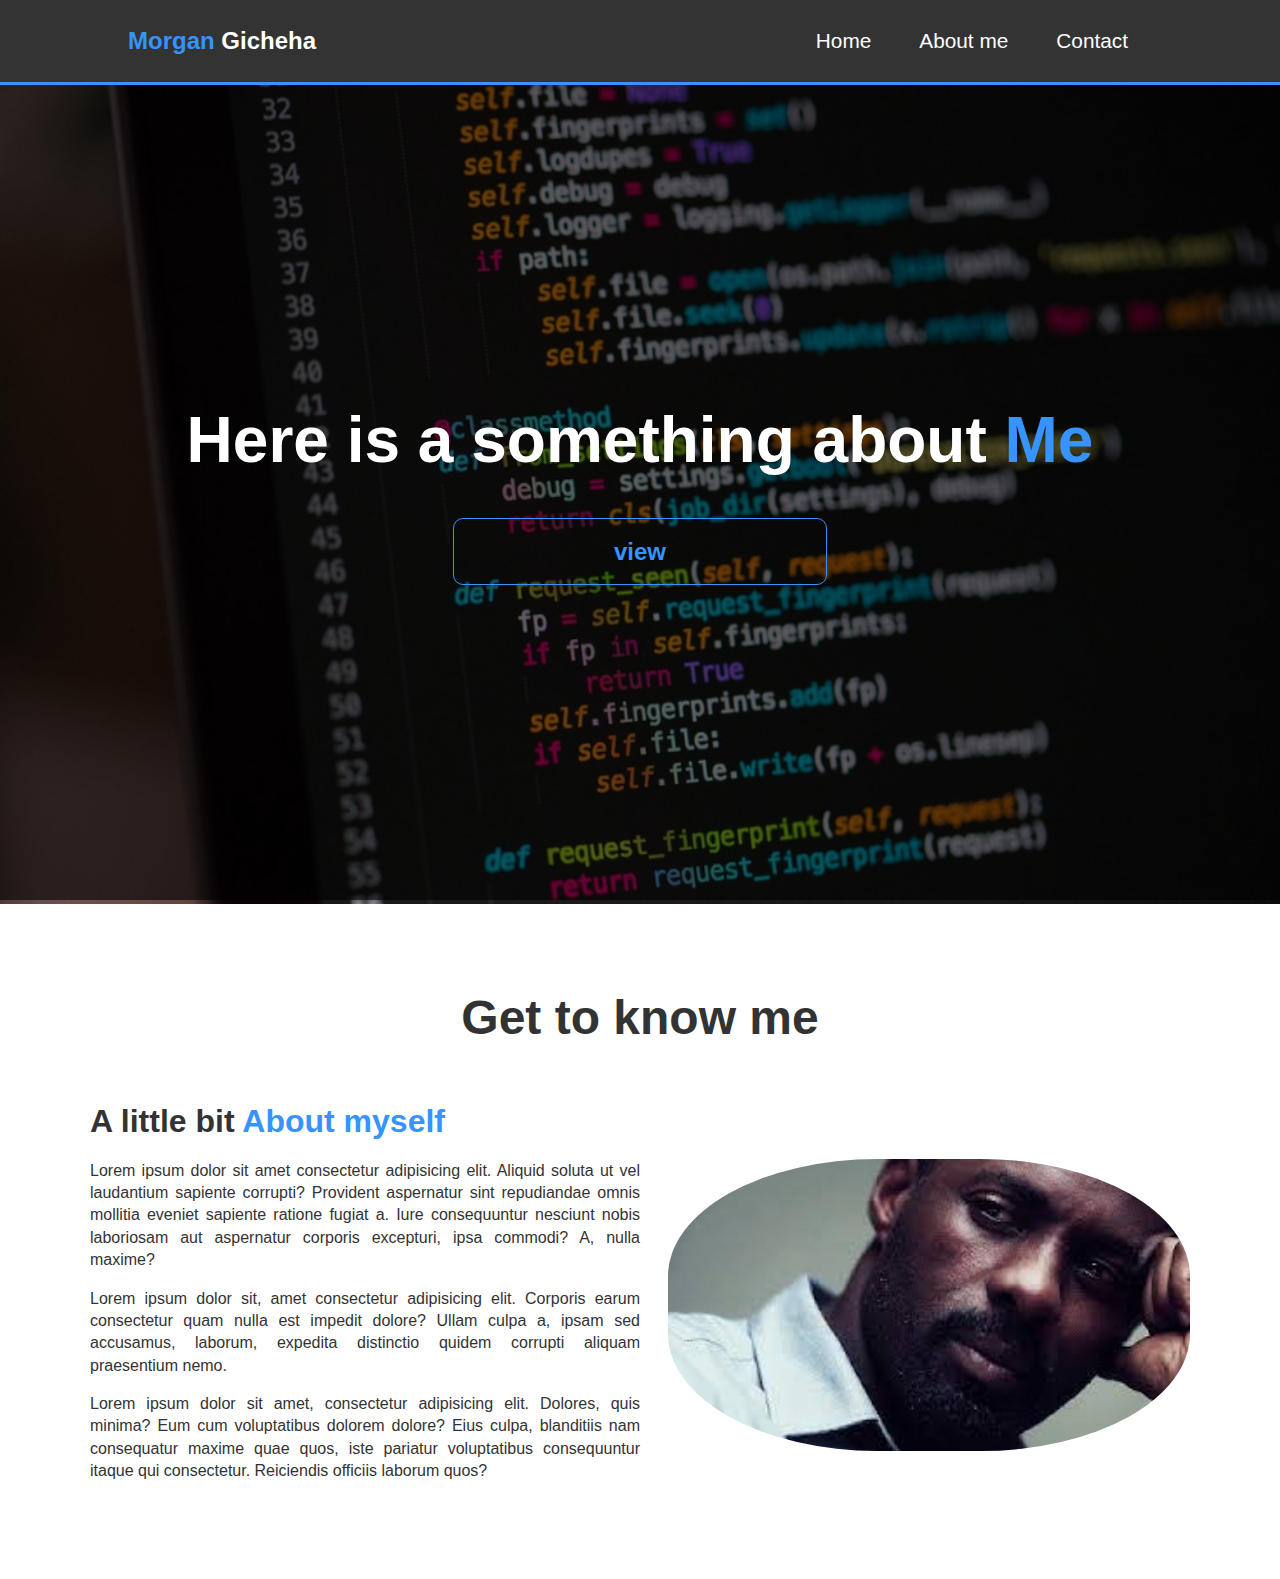
<file: index.html>
<!DOCTYPE html>
<html lang="en">
<head>
    <meta charset="UTF-8">
    <meta name="viewport" content="device-width, initial-scale=1.0">
    <title>portfolio </title>
    <link rel="stylesheet" href="css/style.css">
</head>
<body id="home">

    <!-- navbar -->
    <nav id="navbar">
        <h2>
            <a href="#home"><span class="text-primary">Morgan </span>Gicheha</a>
        </h2>
            <ul>
                <li><a href="#home">Home</a></li>
                <li><a href="#about">About me</a></li>
                <li><a href="#contact">Contact</a></li>
            </ul>
    </nav>

    <!-- img -->
    <header id="showcase">
        <div class="showcase-content">
            <div class="container">
                <h1>Here is a something about <span class="text-primary">Me</span> </h1>
                <a href="#about" class="btn">view</a>
            </div>
        </div>
    </header>

<!-- about me -->
<section id="about">
    <div class="container">
        <h2 class="about-heading">Get to know me</h2>
        <div class="about-content">
            <div class="about-text">
                <h3>A little bit <span class="text-primary">About myself</span></h3>
                <p class="lead">Lorem ipsum dolor sit amet consectetur adipisicing elit. Aliquid soluta ut vel laudantium sapiente corrupti? Provident aspernatur sint repudiandae omnis mollitia eveniet sapiente ratione fugiat a. Iure consequuntur nesciunt nobis laboriosam aut aspernatur corporis excepturi, ipsa commodi? A, nulla maxime?</p>
                <p class="lead">Lorem ipsum dolor sit, amet consectetur adipisicing elit. Corporis earum consectetur quam nulla est impedit dolore? Ullam culpa a, ipsam sed accusamus, laborum, expedita distinctio quidem corrupti aliquam praesentium nemo.</p>
                <p class="lead">Lorem ipsum dolor sit amet, consectetur adipisicing elit. Dolores, quis minima? Eum cum voluptatibus dolorem dolore? Eius culpa, blanditiis nam consequatur maxime quae quos, iste pariatur voluptatibus consequuntur itaque qui consectetur. Reiciendis officiis laborum quos?</p>
            </div>
            <div class="about-image" >
                <img src="img/images (1).jpg" alt="my image">
            </div>
        </div>
    </div>
</section>

<!-- contact section
<section id="contact" class="bg-light">
    <div class="container">
        <h2> send me a  <span class="text-primary"> Message</span> </h2>
        <div class="form-container">
            
            <div class="form-box">
                <form >
                    <div class="form-group">
                        <label for="first-name">Firt Name</label>
                        <input type="text" placeholder="Enter your First name">
                    </div>
                    <div class="form-group">
                        <label for="first-last">last Name</label>
                        <input type="text" placeholder="Enter your last name">
                    </div>
                    <div class="form-group">
                        <label for="email">email</label>
                        <input type="email" placeholder="Enter email">
                    </div>
                    <div class="form-group">
                        <label for="message">message</label>
                        <textarea rows="7" placeholder="Enter your message"></textarea>
                    </div>
                    <input type="submit" value="send message"  class="contact-btn">
                </form>
            </div>
        </div>
    </div>
</section> -->



</body>
</html>
</file>
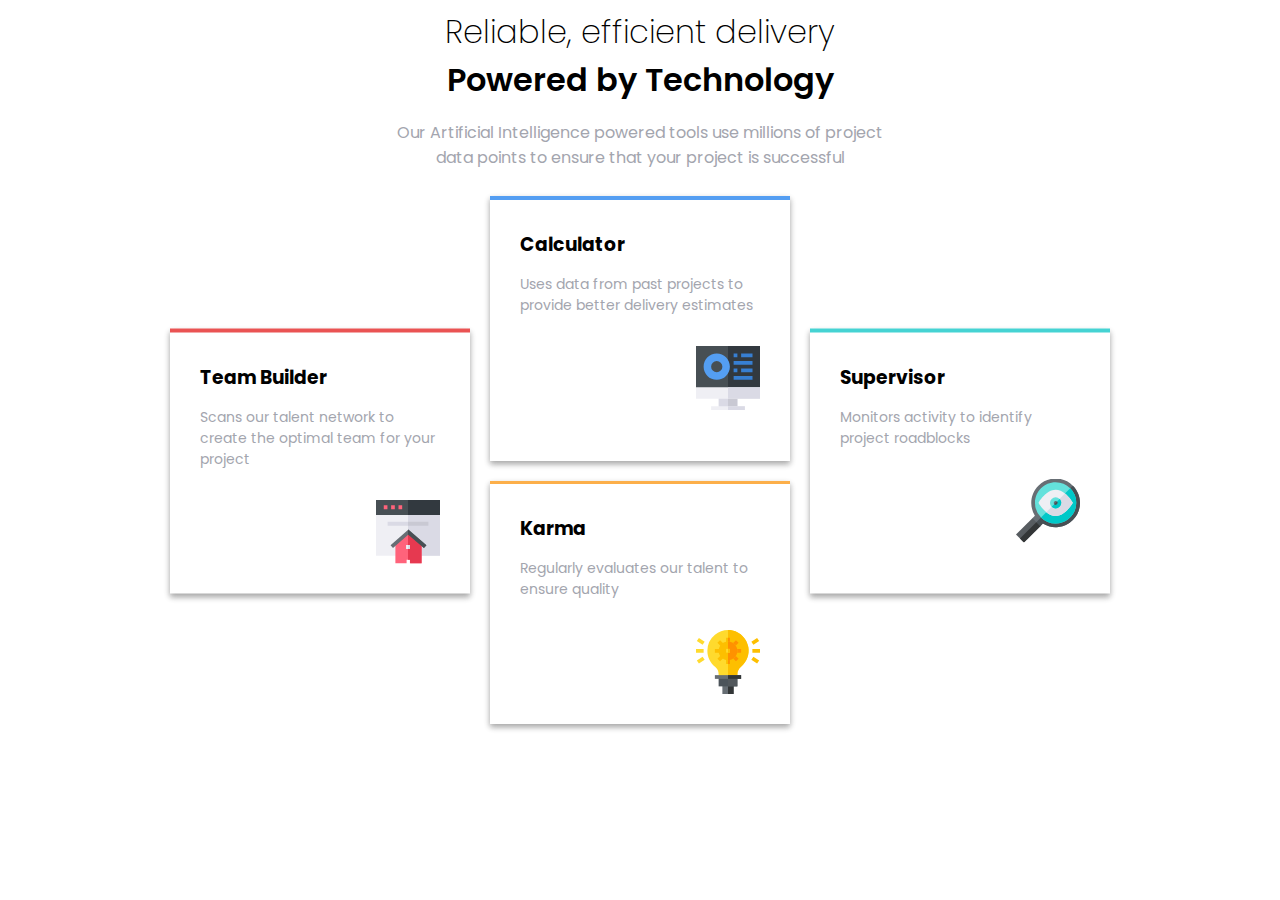
<file: four-card-feature-class/index.html>
<!DOCTYPE html>
<html lang="en">
<head>
  <meta charset="UTF-8">
  <meta name="viewport" content="width=device-width, initial-scale=1.0"> <!-- displays site properly based on user's device -->

  <link rel="icon" type="image/png" sizes="32x32" href="./images/favicon-32x32.png">

  <title>Frontend Mentor | Four card feature section</title>
  <link rel="stylesheet" href="css/style.css">

</head>
<body>
  <header>
    <h1> Reliable, efficient delivery <br>
    <span> Powered by Technology</span>
    </h1>
  
    <p>Our Artificial Intelligence powered tools use millions of project data points 
      to ensure that your project is successful</p>
  </header>
<!-- contaainer-->
  <div class="container">
    <div class="box box-red move">
      <h3>Team Builder</h3>
      <p>Scans our talent network to create the optimal team for your project</p>
      <img src="images/icon-team-builder.svg" alt="">
      
    </div>
    <div class="box box-blue">
      <h3>Calculator</h3>
      <p>Uses data from past projects to provide better delivery estimates</p>
      <img src="images/icon-calculator.svg" alt="">
    </div>
    <div class="box box-cyan move">
      <h3>Supervisor</h3>
      <p>Monitors activity to identify project roadblocks</p>
      <img src="images/icon-supervisor.svg" alt="">
    </div>
    <div class="box box-orange">
      <h3>Karma</h3>
      <p>Regularly evaluates our talent to ensure quality</p>
    <img src="images/icon-karma.svg" alt="">

    </div>
  </div>


</body>
</html>
</file>
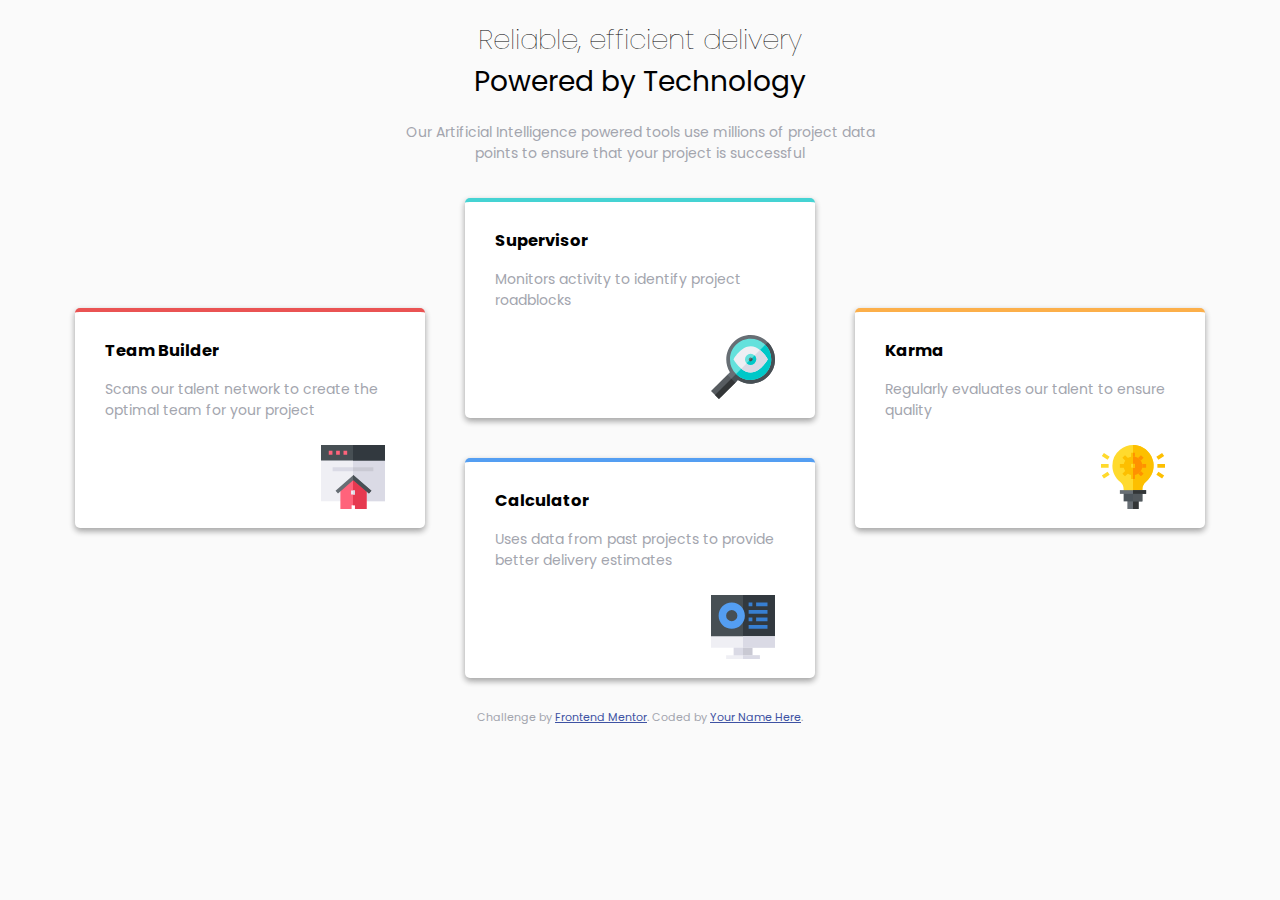
<file: four-card-feature-section-master/index.html>
<!DOCTYPE html>
<html lang="en">
<head>
  <meta charset="UTF-8">
  <meta name="viewport" content="width=device-width, initial-scale=1.0"> <!-- displays site properly based on user's device -->

  <link rel="icon" type="image/png" sizes="32x32" href="./images/favicon-32x32.png">
  <link rel="stylesheet" href="./css/style.css">
  <title>Frontend Mentor | Four card feature section</title>

  <!-- Feel free to remove these styles or customise in your own stylesheet 👍 -->
  <style>
    .attribution { font-size: 11px; text-align: center; }
    .attribution a { color: hsl(228, 45%, 44%); }
  </style>
</head>
<body>

  <header>
    <h1>
      Reliable, efficient delivery <br>
      <strong>Powered by Technology</strong>
    </h1>
    <p>
      Our Artificial Intelligence powered tools use millions of project data points 
      to ensure that your project is successful
    </p>
  </header>
  
<div class="container">
  <div class="box box-red navigate">
    <h3>Team Builder</h3>
    <p>
      Scans our talent network to create the optimal team for your project
    </p>
    <img src="./images/icon-team-builder.svg" alt="Team Builder">
  </div>

  <div class="box box-Cyan">
    <h3>Supervisor</h3>
    <p>Monitors activity to identify project roadblocks</p>
    <img src="./images/icon-supervisor.svg" alt="Supervisor">
  </div>

  <div class="box box-Orange navigate">
    <h3>
      Karma
    </h3>
    <p>Regularly evaluates our talent to ensure quality</p>
    <img src="./images/icon-karma.svg" alt="Karma">
  </div>
  
  <div class="box box-blue">
    <h3>Calculator</h3>
    <p>Uses data from past projects to provide better delivery estimates</p>
    <img src="./images/icon-calculator.svg" alt="Calculator">
  </div>
</div>




  
  <footer>
    <p class="attribution">
      Challenge by <a href="https://www.frontendmentor.io?ref=challenge" target="_blank">Frontend Mentor</a>. 
      Coded by <a href="#">Your Name Here</a>.
    </p>
  </footer>
</body>
</html>
</file>
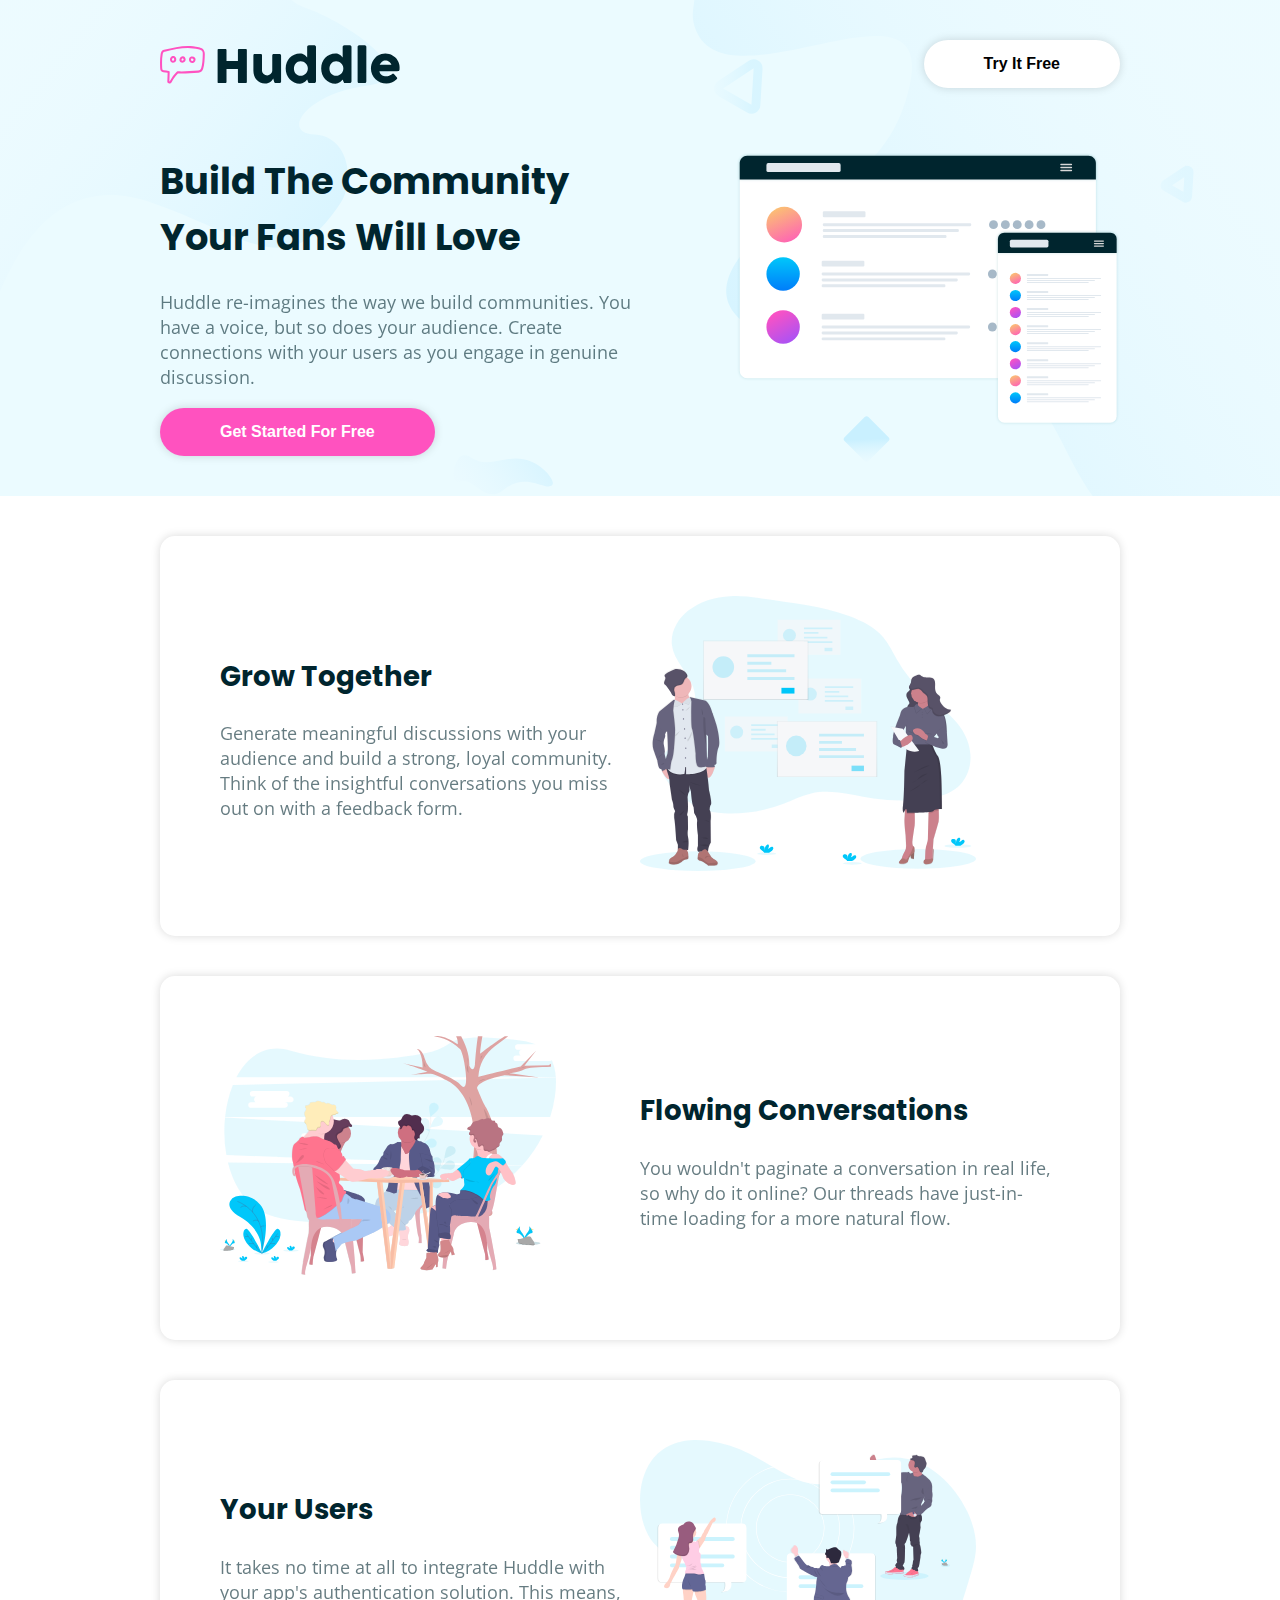
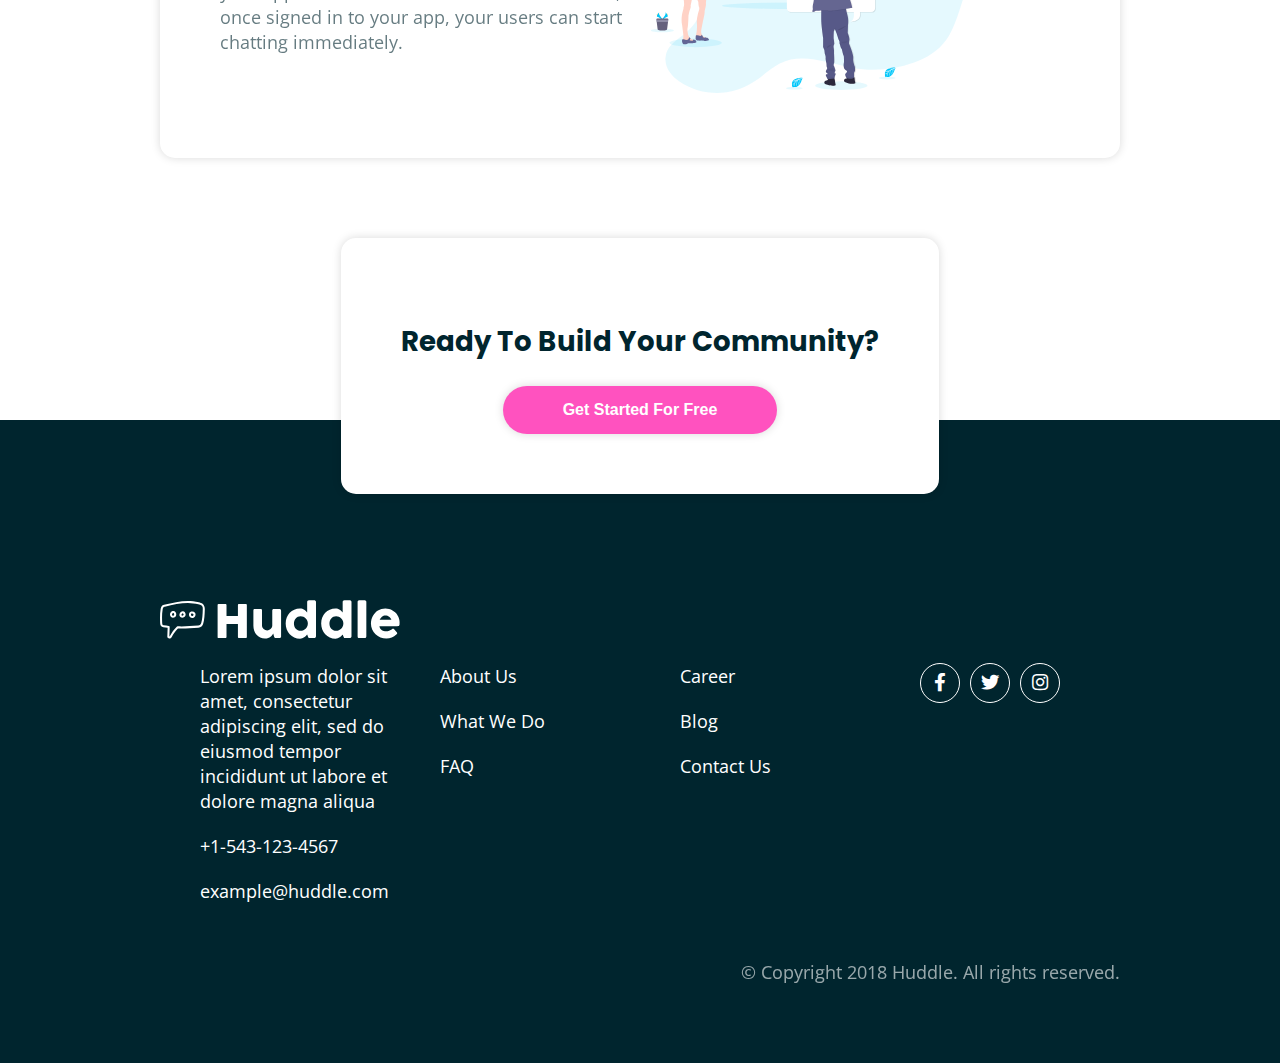
<file: huddle project/index.html>
<!DOCTYPE html>
<html lang="en">
	<head>
		<meta charset="UTF-8" />
		<meta name="viewport" content="width=device-width, initial-scale=1.0" />
		<link
			rel="icon"
			type="image/png"
			sizes="32x32"
			href="./images/favicon-32x32.png"
		/>

		<title>
			Frontend Mentor | Huddle landing page with alternating feature blocks
		</title>

		<link
			rel="stylesheet"
			href="https://cdnjs.cloudflare.com/ajax/libs/font-awesome/5.12.1/css/all.min.css"
		/>
		<link rel="stylesheet" href="./style.css" />
	</head>
	<body>
		<header>
			<div class="container">
				<nav class="flex">
					<img class="logo" src="./images/logo.svg" alt="logo" />
					<button class="btn">
						Try It Free
					</button>
				</nav>

				<div class="flex">
					<div>
						<h1>Build The Community Your Fans Will Love</h1>

						<p>
							Huddle re-imagines the way we build communities. You have a voice,
							but so does your audience. Create connections with your users as
							you engage in genuine discussion.
						</p>

						<button class="btn btn-primary">
							Get Started For Free
						</button>
					</div>

					<div>
						<img
							class="header-img"
							src="./images/illustration-mockups.svg"
							alt="mockups"
						/>
					</div>
				</div>
			</div>
		</header>

		<main>
			<div class="container">
				<div class="box flex">
					<div>
						<h2>Grow Together</h2>
						<p>
							Generate meaningful discussions with your audience and build a
							strong, loyal community. Think of the insightful conversations you
							miss out on with a feedback form.
						</p>
					</div>
					<div>
						<img
							src="./images/illustration-grow-together.svg"
							alt="grow-together"
						/>
					</div>
				</div>

				<div class="box flex box-reverse-mobile">
					<div>
						<img
							src="./images/illustration-flowing-conversation.svg"
							alt="flowing-conversation"
						/>
					</div>
					<div>
						<h2>Flowing Conversations</h2>
						<p>
							You wouldn't paginate a conversation in real life, so why do it
							online? Our threads have just-in-time loading for a more natural
							flow.
						</p>
					</div>
				</div>

				<div class="box flex">
					<div>
						<h2>Your Users</h2>
						<p>
							It takes no time at all to integrate Huddle with your app's
							authentication solution. This means, once signed in to your app,
							your users can start chatting immediately.
						</p>
					</div>
					<div>
						<img src="./images/illustration-your-users.svg" alt="users" />
					</div>
				</div>
			</div>
		</main>

		<div class="container center">
			<div class="box small-box">
				<h2>Ready To Build Your Community?</h2>

				<button class="btn btn-primary btn-big">Get Started For Free</button>
			</div>
		</div>

		<footer>
			<div class="container">
				<img src="./images/logo white.svg" alt="logo" />

				<div class="flex align-start">
					<ul>
						<li>
							
							Lorem ipsum dolor sit amet, consectetur adipiscing elit, sed do
							eiusmod tempor incididunt ut labore et dolore magna aliqua
						</li>
						<li>
							+1-543-123-4567
						</li>
						<li>
							example@huddle.com
						</li>
					</ul>
					<ul>
						<li>
							About Us
						</li>
						<li>
							What We Do
						</li>
						<li>
							FAQ
						</li>
					</ul>

					<ul>
						<li>
							Career
						</li>
						<li>
							Blog
						</li>
						<li>
							Contact Us
						</li>
					</ul>

					<ul class="social-media">
						<li>
							<a class="circle" href="#">
								<i class="fab fa-facebook-f"></i>
							</a>
						</li>
						<li>
							<a class="circle" href="#">
								<i class="fab fa-twitter"></i>
							</a>
						</li>
						<li>
							<a class="circle" href="#">
								<i class="fab fa-instagram"></i>
							</a>
						</li>
					</ul>
				</div>

				<p>
					&copy; Copyright 2018 Huddle. All rights reserved.
				</p>
			</div>
		</footer>
	</body>
</html>
</file>
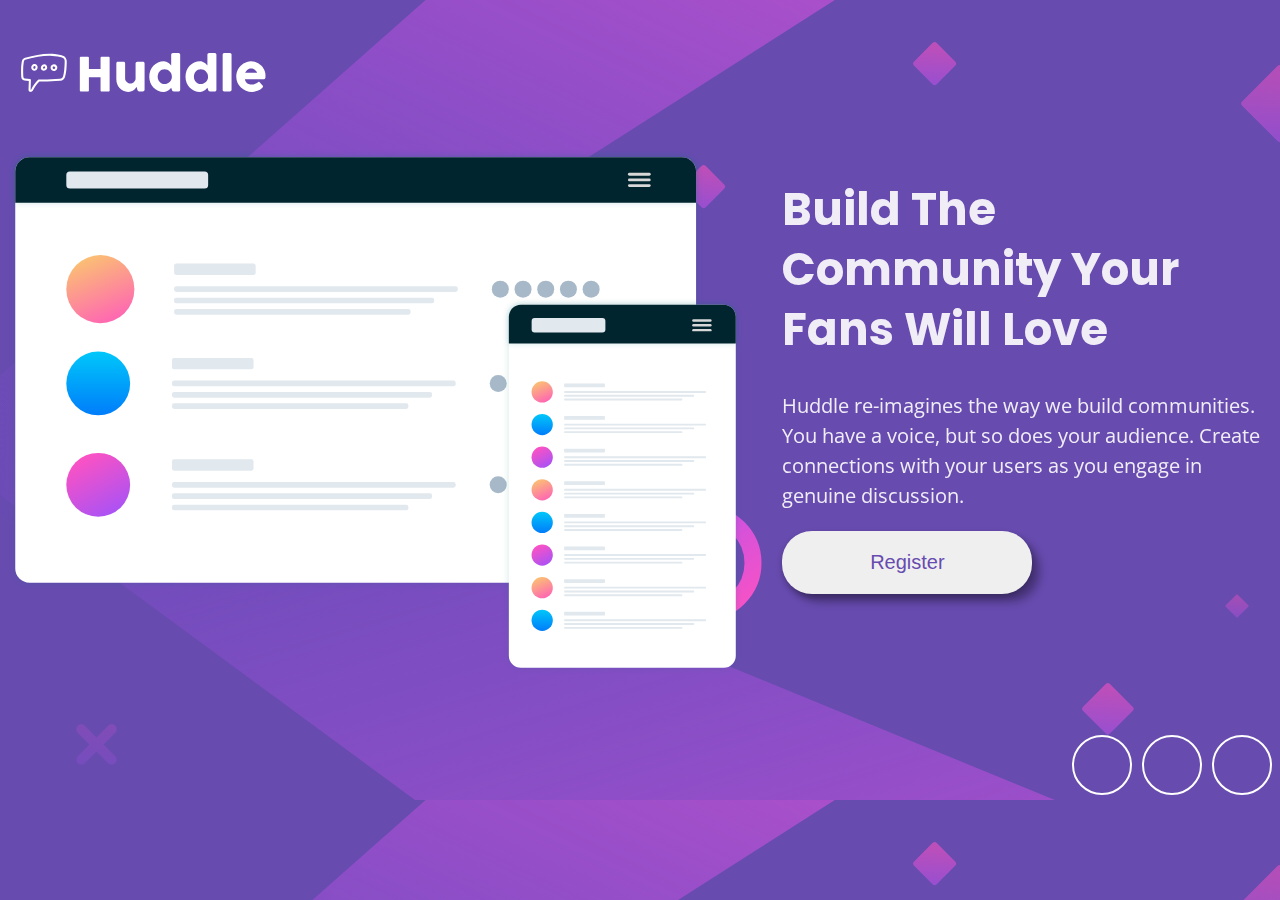
<file: huddle-landing-page-with-single-introductory-section-master/index.html>
<!DOCTYPE html>
<html lang="en">
<head>
  <meta charset="UTF-8">
  <meta name="viewport" content="width=device-width, initial-scale=1.0"> <!-- displays site properly based on user's device -->

  <link rel="icon" type="image/png" sizes="32x32" href="./images/favicon-32x32.png">
  <link rel="stylesheet" href="https://use.fontawesome.com/releases/v5.13.0/css/all.css" integrity="sha384-Bfad6CLCknfcloXFOyFnlgtENryhrpZCe29RTifKEixXQZ38WheV+i/6YWSzkz3V" crossorigin="anonymous">
  <title>Frontend Mentor | Huddle landing page with single introductory section</title>
  <link rel="stylesheet" href="./css/style.css">
</head>
<body>
  <div class="container">
    <img src="./images/logo.svg" alt="">
    <div class="flex">
      <div>
        <img src="./images/illustration-mockups.svg" alt="">
      </div>
      <div>
        <h1>
          Build The Community Your Fans Will Love
        </h1>
        <p>
  
          Huddle re-imagines the way we build communities. You have a voice, but so does your audience. 
          Create connections with your users as you engage in genuine discussion. 
        </p>
        <button>Register</button>
      </div>

    </div>
    <!-- icons -->

      <ul>
        <li>
          <i class="fab fa-facebook-f"></i>
        </li>
        <li>
          <i class="fab fa-twitter"></i>
        </li>
        <li>
          <i class="fab fa-instagram"></i>
        </li>
      </ul>

  </div>

  


</body>
</html>

<!-- correct -->
</file>
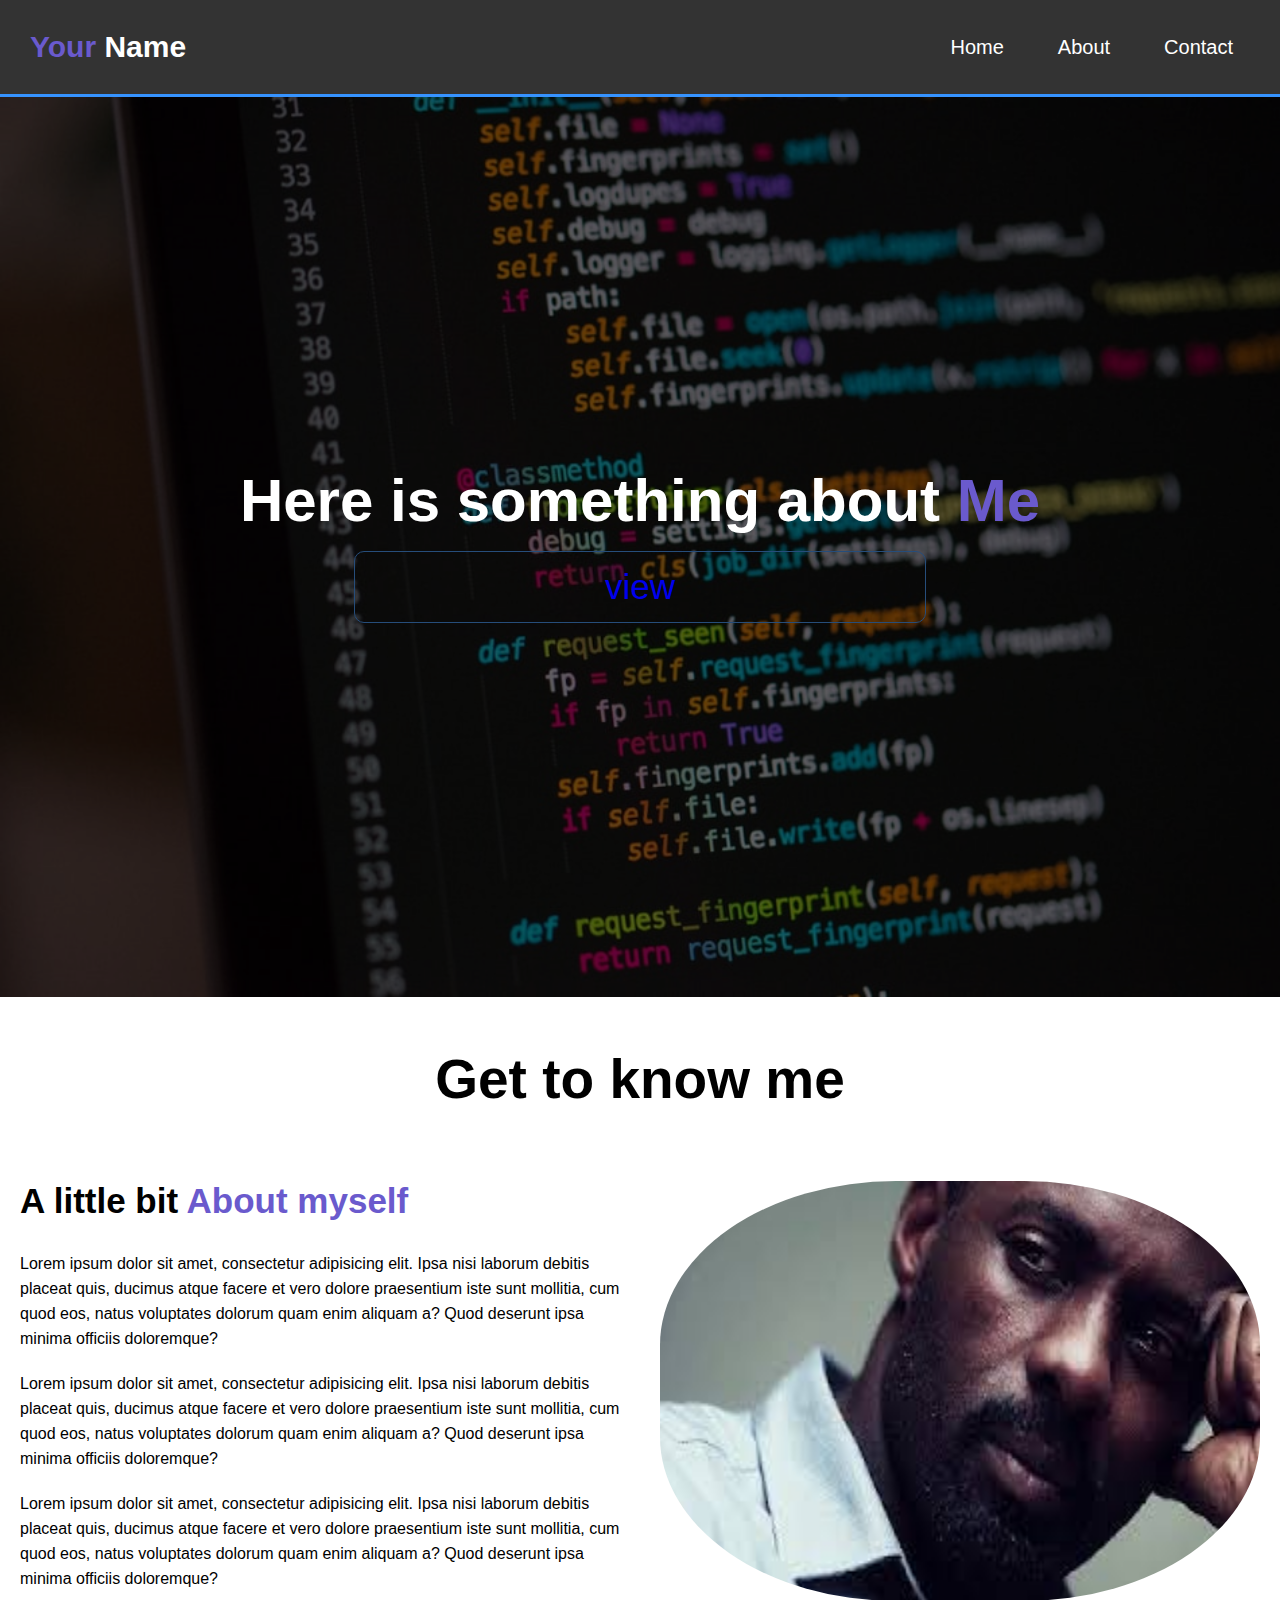
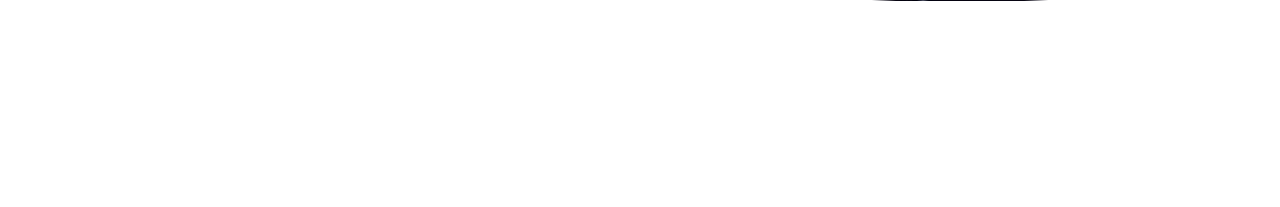
<file: portfolio/index.html>
<!DOCTYPE html>
<html lang="en">
<head>
    <meta charset="UTF-8">
    <meta name="viewport" content="width=device-width, initial-scale=1.0">
    <title>Document</title>
    <link rel="stylesheet" href="./css/style.css">
</head>
<body>
    <nav>
        <h2>
            <span>Your</span>
            Name
        </h2>

        <ul>
            <li><a href="#image-section">Home</a></li>
            <li><a href="#about">About</a></li>
            <li><a href="#">Contact</a></li>
        </ul>
    </nav>

    <section id="image-section" >
        <div class="darken">
            
                <h2>
                    Here is something about 
                    <span>Me</span>
                </h2>
                <a href="#about">view</a>
            
        </div>

    </section>

    <section id="about" class="know_me">
        <h2 class="know_me_h2">Get to know me</h2>
        <div class="flex">
            <div class="text">
                <h2>
                    A little bit 
                    <span>
                        About myself
                    </span>
                </h2>
                <p>Lorem ipsum dolor sit amet, consectetur adipisicing elit. Ipsa nisi laborum debitis placeat quis, ducimus atque facere et vero dolore praesentium iste sunt mollitia, cum quod eos, natus voluptates dolorum quam enim aliquam a? Quod deserunt ipsa minima officiis doloremque?</p>
                <p>Lorem ipsum dolor sit amet, consectetur adipisicing elit. Ipsa nisi laborum debitis placeat quis, ducimus atque facere et vero dolore praesentium iste sunt mollitia, cum quod eos, natus voluptates dolorum quam enim aliquam a? Quod deserunt ipsa minima officiis doloremque?</p>
                <p>Lorem ipsum dolor sit amet, consectetur adipisicing elit. Ipsa nisi laborum debitis placeat quis, ducimus atque facere et vero dolore praesentium iste sunt mollitia, cum quod eos, natus voluptates dolorum quam enim aliquam a? Quod deserunt ipsa minima officiis doloremque?</p>
            </div>
            <img class="know-me-image" src="./img/images (1).jpg" alt="">
        </div>
    </section>
</body>
</html>
</file>
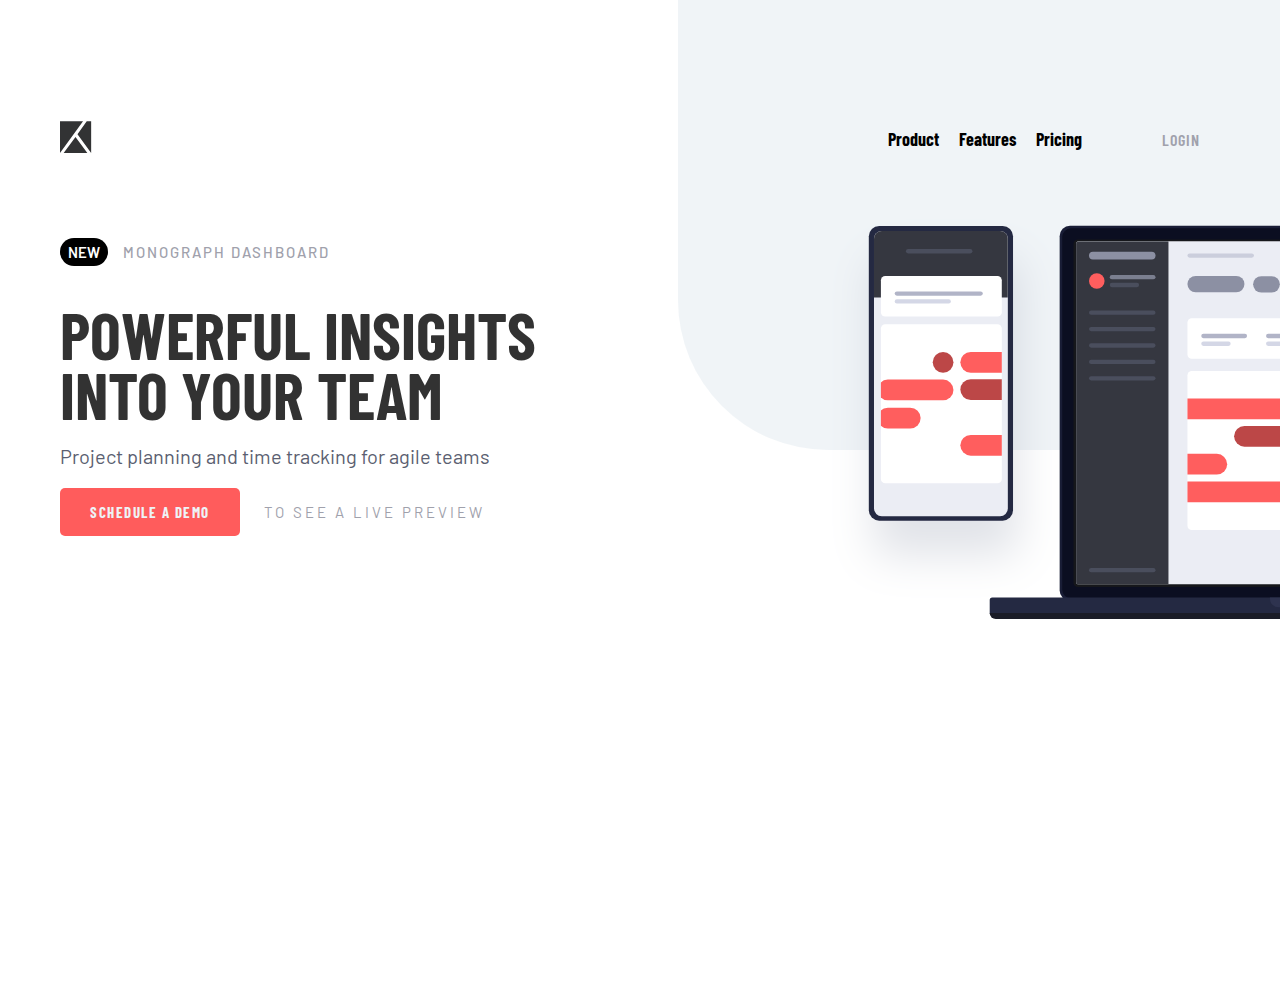
<file: project-tracking-intro-component-master/index.html>
<!DOCTYPE html>
<html lang="en">
<head>
  <meta charset="UTF-8">
  <meta name="viewport" content="width=device-width, initial-scale=1.0"> <!-- displays site properly based on user's device -->

  <link rel="icon" type="image/png" sizes="32x32" href="./images/favicon-32x32.png">
  <link rel="stylesheet" href="./css/style.css">
  <title>Frontend Mentor | Project tracking intro component</title>


</head>
<body>
  <div class="curve"></div>
<div class="container">
  
  <header>
    <nav>
      <div>
        <img src="./images/logo.svg" alt="">
      </div>
      <ul>
        <li>
          <a href="#">Product</a>
        </li>
        <li>
          <a href="#">Features</a>
        </li>
        <li>
          <a href="#">Pricing</a>
        </li>
        <li >
          <a class="login" href="#">Login</a>
        </li>
      </ul>
    </nav>
  </header>
  <div class="flex">
    <div>
      <h5>
        <span>New</span>
        Monograph Dashboard
      </h5>
      <h1>
        Powerful insights into your team
      </h1>
      <p>
        
        Project planning and time tracking for agile teams
      </p>
      <div class="btn-flex">
        <button>Schedule a demo</button>
        <small>to see a live preview</small>
      </div>
    </div>
    <div class="right-image">
      <img src="./images/illustration-devices.svg" alt="">
    </div>
  </div>
</div>

</body>
</html>
</file>
<file: css/style.css>
/* general syling */
* {
    margin: 0;
    padding: 0;
    box-sizing: border-box;
}

body {
    font-family: Arial, Helvetica, sans-serif;
    line-height: 1.4;
    color: #333;
    overflow-x: hidden;
}

.container {
    max-width: 1100px;
    margin: auto;
}

.text-primary {       
    color: #3693ff;
}



/* navbar */
#navbar {
    display: flex;
    justify-content: space-between;
    background: #333;
    color: #fff;
    padding: 1.5rem 8rem;
    position: sticky;
    top: 0;
    z-index: 1;
    border-bottom: 3px solid #3693ff;
}

#navbar ul {
   display: flex;
   align-items: center ; 
   list-style: none;
}

#navbar h2 a {
    color: #fff;
    text-decoration: none;
}

#navbar li a {
    text-decoration: none;
    color: #fff;
    padding: 1rem;
    font-size: 1.3rem;
    margin: 0 0.5rem;
    border-radius: 5px;
    transition: background-color 0.03s;
}

#navbar li a:hover {
    background-color: #3693ff;
}


/* showcase area */
#showcase {
    background: url(../img/photo-1515879218367-8466d910aaa4.jpg) no-repeat center center/cover;
    height: 91vh;
}
.showcase-content{
    display: flex;
    flex-direction: column;
    text-align: center;
    align-items: center;
    justify-content: center;
    position: absolute;
    top: 81px;
    left: 0;
    bottom: 0;
    right: 0;
    background: rgba(0, 0, 0, 0.6);
    color: #fff;
     
}

.showcase-content h1{
    font-size: 4rem;
    margin-bottom: 2rem;
}

.showcase-content .btn {
    font-size: 1.5rem;
    padding: 1rem 10rem;
    transition:  background 0.3s;

}

.showcase-content .btn:hover{
  background: #3693ff; 
  color: #fff;

}
.btn {
    color: #3693ff;
    text-decoration: none;
    display: inline-block;
    padding: 1rem 2rem;
    border: 1px solid #3693ff;
    border-radius: 10px;
    font-weight: bold;

}

/* about section */
#about {
    padding: 5rem 0;
}

#about h2 {
    text-align: center;
    font-size: 3rem;
    margin-bottom: 3rem;
}

#about h3 {
    font-size: 2rem;
    margin-bottom: 1rem;
}

#about p.lead{
    margin-bottom: 1rem;

}

#about .about-content {
    display: flex;
}

#about .about-text,
#about .about-image {
    flex: 1;
} 

#about .about-text {
    text-align: justify;
}

#about .about-image img {
    display: block;
    margin-left: auto;
    width: 95%;
    /* height: 75; */
    border-radius: 40%;
    margin-top: 60px;
}

#contact {
    padding: 5rem 0;
}

#contact h2 {
    text-align: center;
    font-size: 3rem;
    margin-bottom: 8rem;
}



#contact .form-box {
    background: #fff;
    padding: 3rem; 
    box-shadow: 2px 2xp 5px #;
    border-radius: 10px;
}
</file>
<file: four-card-feature-class/css/style.css>
@import url('https://fonts.googleapis.com/css2?family=Poppins:wght@200;400;600&display=swap');

/* general styling */
*{
    box-sizing: border-box;
}
/* import the fonts */
body{
    font-family: 'poppins';
}

/* header */
header{
    max-width: 500px;
    text-align: center;
    margin: auto;
}

h1{
    font-weight: 200;
    margin: 0;
}
h1 span{
    font-weight: 600;
}
/* styling paragraphs */
p{
    color: hsl(229, 6%, 66%);
}

/* styling container */
.container{
    max-width: 1000px;
    display: flex;
    margin: auto;
    flex-wrap: wrap;
    justify-content: center;
}

/* styling boxes */
.box{
    background-color: white;
    padding: 30px;
    margin: 10px;
    width: 300px;
    box-shadow: 0 3px 6px rgba(0,0,0,0.16), 0 3px 6px rgba(0,0,0,0.23);
}

/* headers inside box */
.box h3{
    margin: 0;
}

/* stylimg images */
.box img{
    display: block;
    margin-left: auto;
}

/* paragraphs inside boxes */
.box p{
    font-size: 14px;
    margin: 15px 0 30px;
}

/* giing boxes colors */
.box-red{
    border-top:4px solid hsl(0, 78%, 62%);
}

.box-blue{
    border-top: 4px solid hsl(212, 86%, 64%);

}

.box-cyan{
    border-top: 4px solid hsl(180, 62%, 55%);

}

.box-orange{
    border-top: solid hsl(34, 97%, 64%);

}


/* tranforming boxes */
.move{
    transform: translateY(50%);
}

@media(max-width: 775px){
    .move{
        transform: translateY(0);
    }
}
</file>
<file: four-card-feature-section-master/css/style.css>
@import url('https://fonts.googleapis.com/css2?family=Poppins:wght@200;400;600&display=swap');

*{
    box-sizing: border-box;
}

body{
    font-size: 14px;
    font-family: 'Poppins', sans-serif;
    background-color: hsl(0, 0%, 98%);
}

header{
    max-width: 500px;
    width: 100%;
    margin: 0 auto;
    text-align: center;

}

p{
    color: hsl(229, 6%, 66%);
}
h1{
    font-weight: 100;
}

/* container */
.container{
    display: flex;
    max-width: 1300px;
    width: 100%;
    margin: 0 auto;
    align-items: center;
    justify-content: center;
    flex-wrap: wrap;
}

.box{
    background-color: white;
    max-width: 350px;
    width: 100%;
    height: 220px;
    padding:10px 30px;
    margin: 20px;
    border-radius: 5px;
    box-shadow: 0 3px 6px rgba(0,0,0,0.16), 
    0 3px 6px rgba(0,0,0,0.23);


}

.box-blue{
    border-top: 4px solid hsl(212, 86%, 64%);
}
.box-red{
    border-top: 4px solid hsl(0, 78%, 62%);
}
.box-Cyan{
    border-top: 4px solid hsl(180, 62%, 55%);
}
.box-Orange{
    border-top: 4px solid hsl(34, 97%, 64%);
}
img{
    display: block;
    margin-left: auto;
    padding: 10px;
    margin-bottom: 20px;
}

.navigate{
    transform: translateY(50%);
}

/* mobile */
@media(max-width:800px){
    .navigate{
        transform: translateY(0);
    }
    
}
</file>
<file: huddle project/style.css>
@import url('https://fonts.googleapis.com/css?family=Open+Sans:400,700|Poppins:600&display=swap');

* {
	box-sizing: border-box;
}

/* General Styles */
body {
	color: hsl(192, 100%, 9%);
	font-family: 'Open Sans', sans-serif;
	font-size: 1.15em;
	margin: 0;
}

h1,
h2 {
	font-family: 'Poppins', sans-serif;
}

p {
	opacity: 0.6;
}

img {
	max-width: 100%;
}

.btn {
	border-radius: 50px;
	background-color: #fff;
	border: none;
	box-shadow: 0 0 10px rgba(0, 0, 0, 0.15);
	cursor: pointer;
	font-size: 16px;
	font-weight: 700;
	padding: 15px 60px;
}

.btn-primary {
	background-color: hsl(322, 100%, 66%);
	color: #fff;
}

.container {
	padding: 0 20px;
	margin: 0 auto;
	max-width: 100%;
	width: 1000px;
}

.center {
	text-align: center;
}

.flex {
	display: flex;
	align-items: center;
}

.flex > div,
.flex > ul {
	flex: 1;
}

.align-start {
	align-items: flex-start;
}

header {
	background-image: url('./images/bg-hero-desktop.svg');
	background-size: cover;
	background-position: center center;
	background-color: hsl(193, 100%, 96%);
	padding: 40px 0;
}

nav {
	align-items: center;
	justify-content: space-between;
	margin-bottom: 40px;
}

.header-img {
	margin-left: 20%;
	width: 80%;
}

.box {
	background-color: #fff;
	border-radius: 15px;
	box-shadow: 0 0 10px rgba(0, 0, 0, 0.15);
	margin: 40px 0;
	padding: 60px;
}

.small-box {
	display: inline-block;
	position: relative;
	margin-bottom: -50%;
	z-index: 1;
}

.box img {
	width: 80%;
}

footer {
	background-color: hsl(192, 100%, 9%);
	color: #fff;
	padding: 180px 0 60px;
}

footer ul {
	list-style-type: none;
}

footer ul li {
	margin-bottom: 20px;
}

footer .social-media {
	display: flex;
	align-items: center;
	justify-content: centero;
}

footer .circle{
	border: 1px solid #fff;
	border-radius: 50%;
	display: inline-flex;
	align-items: center;
	margin-right: 10px;
	height: 40px;
	width: 40px;
	text-decoration: none;
	color: #fff;
	justify-content: center;
}

footer p{
	text-align: right;
}


/* for mobile devices */
@media screen and (max-width: 768px){
	body{
		text-align: center;
	}
	nav.flex{
		flex-direction: row;
	}
	.header-img{
		margin-top: 40px;
		margin-left: 0;
		width: 100%;
	}
	.flex{
		flex-direction: column;
	}

	footer ul{
		padding: 0;
		width: 100%;
	}
	footer p {
		text-align: center;
	}
	footer .social-media{
		justify-content: center;
		
	}
}
</file>
<file: huddle-landing-page-with-single-introductory-section-master/css/style.css>
@import url('https://fonts.googleapis.com/css2?family=Open+Sans&family=Poppins:wght@400;700&display=swap');
*{
    box-sizing: border-box;
}

body{
    font-family: 'Open Sans',sans-serif;
    background-image: url('../images/bg-desktop.svg');
    background-color: hsl(257, 40%, 49%);
    color: white;
    font-weight: 400;
    

}

.container{
    max-width: 1440px;
    margin: 40px auto;

}
.flex{
    display: flex;
    flex-wrap: wrap;
    padding: 40px 0px;
}

.flex div:first-child{
    flex: .6;
    margin-right: 20px;
}

.flex div:last-child{
    flex: .4;
    margin-left: 20px;
}
.flex img{
    width: 100%;
}

h1{
    font-family: 'Poppins',sans-serif;
    font-size: 45px;
    font-weight: 700;
    line-height: 60px;
}
p{
    line-height: 30px;
    font-size: 20px;
}
h1, p{
    opacity: .9;
    
}

button{
    width: 250px;
    border-radius: 30px;
    padding:20px 30px;
    border: none;
    font-size: 20px;
    color: hsl(257, 40%, 49%);
        box-shadow: 8px 8px 8px rgba(0,0,0,0.3), 
    0 3px 6px rgba(0,0,0,0.23);
}

button:focus{
    outline: none;
}
button:active{
    transform: translateY(1%);
}

ul{
    display: flex;
    justify-content:flex-end

}
 ul li{
     list-style: none;
     border: 2px solid white;
     height: 60px;
     width: 60px;
     border-radius: 50%;
     display: inline-flex;
     margin-left: 10px;
     align-items: center;
     justify-content: center;

    
 }

 @media (max-width:920px){
     .flex{
         flex-direction: column;
     }
     .flex div:first-child{
        margin: 0 auto;
    }
     .flex div:last-child{
        text-align: center;
    }
    ul{
        justify-content:center;
    
    }
    h1{
        
        font-size: 30px;
      font-weight: 600;  
    }
 }
</file>
<file: portfolio/css/style.css>
*{
    box-sizing: border-box;
    margin: 0;
    padding: 0;
}

body{
    font-family: Arial, Helvetica, sans-serif;
}


nav{
    background-color: #333;
    display: flex;
    justify-content: space-between;
    align-items: center;
    padding: 30px ;
    color: white;
    font-size: 20px;
    position: sticky;
    top: 0;
    border-bottom: 3px solid #3693ff;

    

}

span{
    color: slateblue;
}

nav ul{
    display: flex;
    list-style: none;
    
}
nav ul li{
    padding-left: 20px;
    color: white;
}
nav ul li a{
    color: white;
    padding: 17px;
    border-radius: 10px;
    transition: ease 0.5s;
}
nav ul li a:hover{
    background-color:#3693ff ;
}

a{
    text-decoration: none;
    
}

/* imnage section */

#image-section{
    background: url("../img/photo-1515879218367-8466d910aaa4.jpg");
    height: 100vh;
    background-repeat: no-repeat;
    background-size: cover;
    
}


.darken {
    height: 100vh;
    display: flex;
    flex-direction: column;
    text-align: center;
    align-items: center;
    justify-content: center;
    background: rgba(0, 0, 0, 0.6);
    color: #fff;
    font-size: 40px;
}

.darken h2{
    line-height: 60px;
}

.darken a{
    margin-top: 20px;
    padding: 15px 250px;
    border-radius: 10px;
    border: 1px solid #264d7a;
    font-size: 35px;
    transition: ease 0.5s;
}

.darken a:hover{
    background-color:#3693ff ;
}


/* get to know me section */
.know_me{
    max-width: 1300px;
    margin: 0 auto;
    height: 90vh;

}
.flex{
    display: flex;

}

.text, .know-me-image{
    flex: 1;
    padding: 20px;
}

.know_me_h2{
    font-size: 55px;
    text-align: center;
    padding: 50px 0;
}

.text h2{
    font-size: 35px;
    margin-bottom: 20px;
}

.text p{
    padding:10px 0;
    line-height: 25px;
}

.know-me-image{
    border-radius: 40%;
    width: 100%;
    /* height: 100%; */

    

}


/* mobile */
@media (max-width:865px){
.flex{
    flex-direction: column;

}
.know-me-image{
    border-radius: 0;
    width: 100%;
    margin: 0;
    padding: 0;
 
}
.darken a{
    padding: 15px 200px;
 
}

nav{

    justify-content: space-between;

    padding: 20px 0; }


}
</file>
<file: project-tracking-intro-component-master/css/style.css>
@import url('https://fonts.googleapis.com/css2?family=Barlow&family=Barlow+Condensed:wght@400;700&display=swap');

* {
    box-sizing: border-box;
}
body{
    overflow: hidden;
    font-family: 'Barlow';
    font-size: 18px;
    margin: 0;
}

nav, button,h4,h1{
    font-family: 'Barlow Condensed';
}

.container{
    padding: 10px;
    width: 1200px;
    margin: 50px auto;
    max-width: 100%;
    padding-left: 20px;
    padding-right: 20px;
    height: 100vh;
    
    align-items: center;
}
nav{

    margin: 50px 0;
    align-items: center;
    flex-wrap: wrap;
    display: flex;
    justify-content: space-between;
}
nav ul{
    display: flex;
    list-style: none;

}
nav ul a{
    color: black;
    font-weight: 700;
    text-decoration: none;
    margin-right: 20px;
}
.right-image img{

    width: 130%;
    transform: translateX(30%);
    }
.flex{
    flex-wrap: wrap-reverse;
    display: flex;
}

.flex div:first-child{
    flex: 0.9;
}
.flex div:last-child{
    flex: 1.1;
}


h5{
    text-transform: uppercase;
    letter-spacing: 2px;
    font-weight: 500;
    color: hsl(231, 7%, 65%);
}

h5 span{
    letter-spacing: normal;
    color: white;
    font-weight: 600;
    background-color: black;
    padding: 5px 8px;
    border-radius: 20px;
    margin-right: 10px;
}

h1{
    font-weight: 700;
    font-size: 65px;
    opacity: .8;
    line-height: 60px;
    margin-bottom: 0px;
    text-transform: uppercase;
}

.flex p{
    color: hsl(230, 11%, 40%);
    font-size: 20px;
}

button{
    background-color: hsl(0, 100%, 68%);
    border: none;
    padding: 15px 30px;
    border-radius: 5px;
    text-transform: uppercase;
    color: hsl(207, 33%, 95%);
    font-weight: 700;
    letter-spacing: 1.5px;
    font-size: 15px;
}
button:focus{
    outline: none;
}
button:active{
    transform: scale(1.01)
}

small{
    text-transform: uppercase;
    color: hsl(231, 7%, 65%);
    letter-spacing: 3px;
    margin-left: 20px;
}

.curve{
    position: absolute;
    width: 47%;
    height: 50%;
    top: 0;
    right: 0;
    background-color: hsl(207, 33%, 95%);
    border-radius: 0px 0px 0px 150px;
    opacity: .9;
    z-index: -1;
}


header nav .login{
    margin-left: 60px;
    color: hsl(231, 7%, 65%);
    font-weight: 600;
    font-size: 16px;
    text-transform: uppercase;
    letter-spacing: 1px;
}

@media screen and (max-width:950px){
    body{
        overflow: hidden;
    }
    .flex{
        flex-direction: column-reverse;
    }
    .right-image img{

        width: 90%;
        transform: translateX(30%);
        }
    .container{
        margin: 0;
    }
}
</file>
